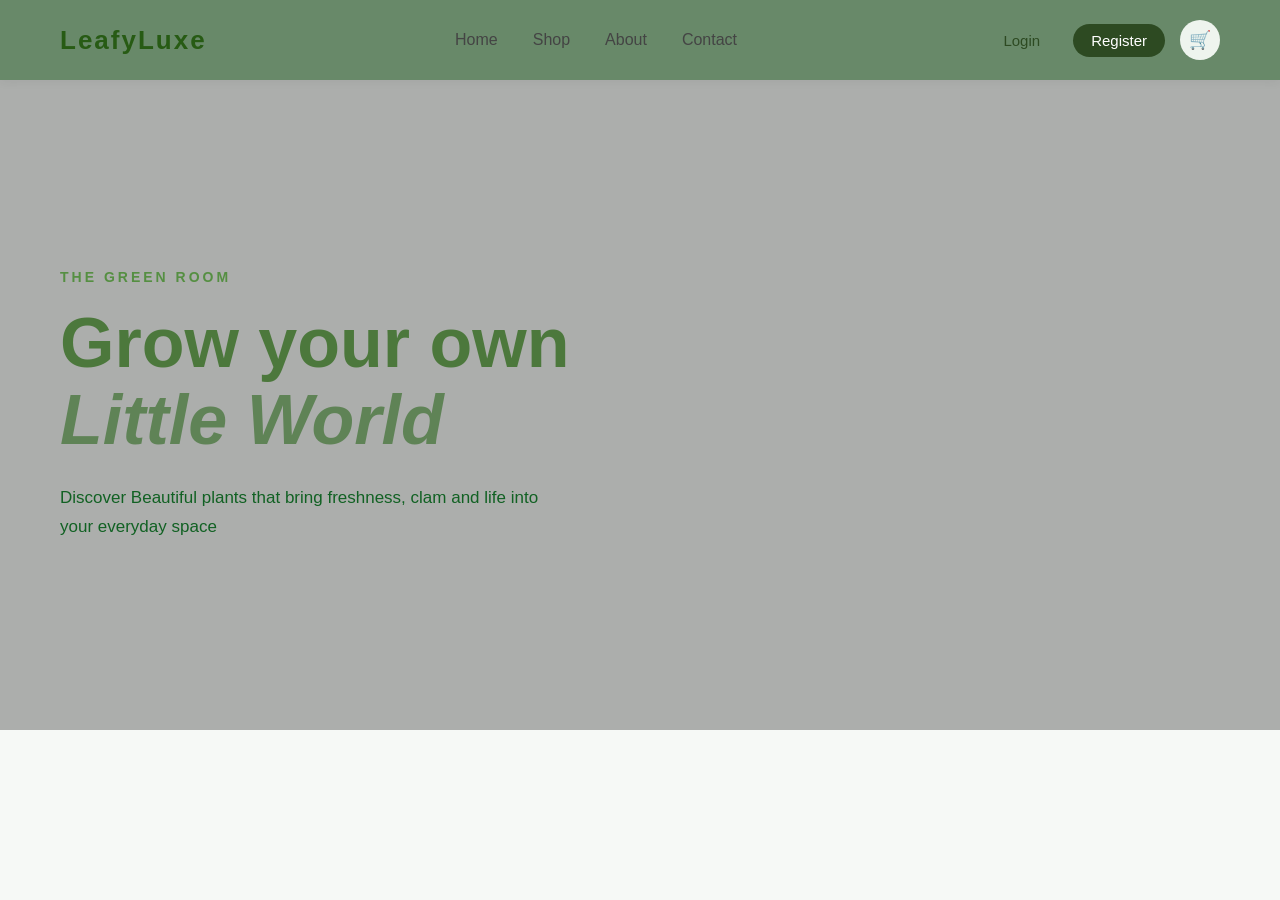
<file: The Green Room/index.html>
<!DOCTYPE html>
<html lang="en">
<head>
    <meta charset="UTF-8">
    <meta name="viewport" content="width=device-width, initial-scale=1.0">
    <title>The Green Room</title>
    <link rel="stylesheet" href="style.css">
</head>
<body>
    <header class="navbar">
        <div class="name">LeafyLuxe</div>
        <nav>
            <ul class="center">
                <li><a href="index.html">Home</a></li>
                <li><a href="shop.html">Shop</a></li>
                <li><a href="about.html">About</a></li>
                <li><a href="contact.html">Contact</a></li>
            </ul>
        </nav>
        <div class="right">
            <ul class="right-btn">
                <li><a href="login.html">Login</a></li>
                <li><a href="register.html">Register</a></li>
                <li><button class="cart-btn">🛒</button></li>
            </ul>
        </div>
    </header>
    <section class="hero">
        <div class="overlay">
        <video autoplay muted loop>
            <source src="new.mp4">
        </video>
        <div class="video-overlay"></div>
    </div>
        <div class="middle-left">
            <p class="content">The Green Room</p>
            <h1>Grow your own
                <span>Little World</span>
            </h1>
            <p class="main-text">
                Discover Beautiful plants that bring freshness, clam and life into your everyday space
            </p>
        </div>
    </section>
</body>
</html>
</file>
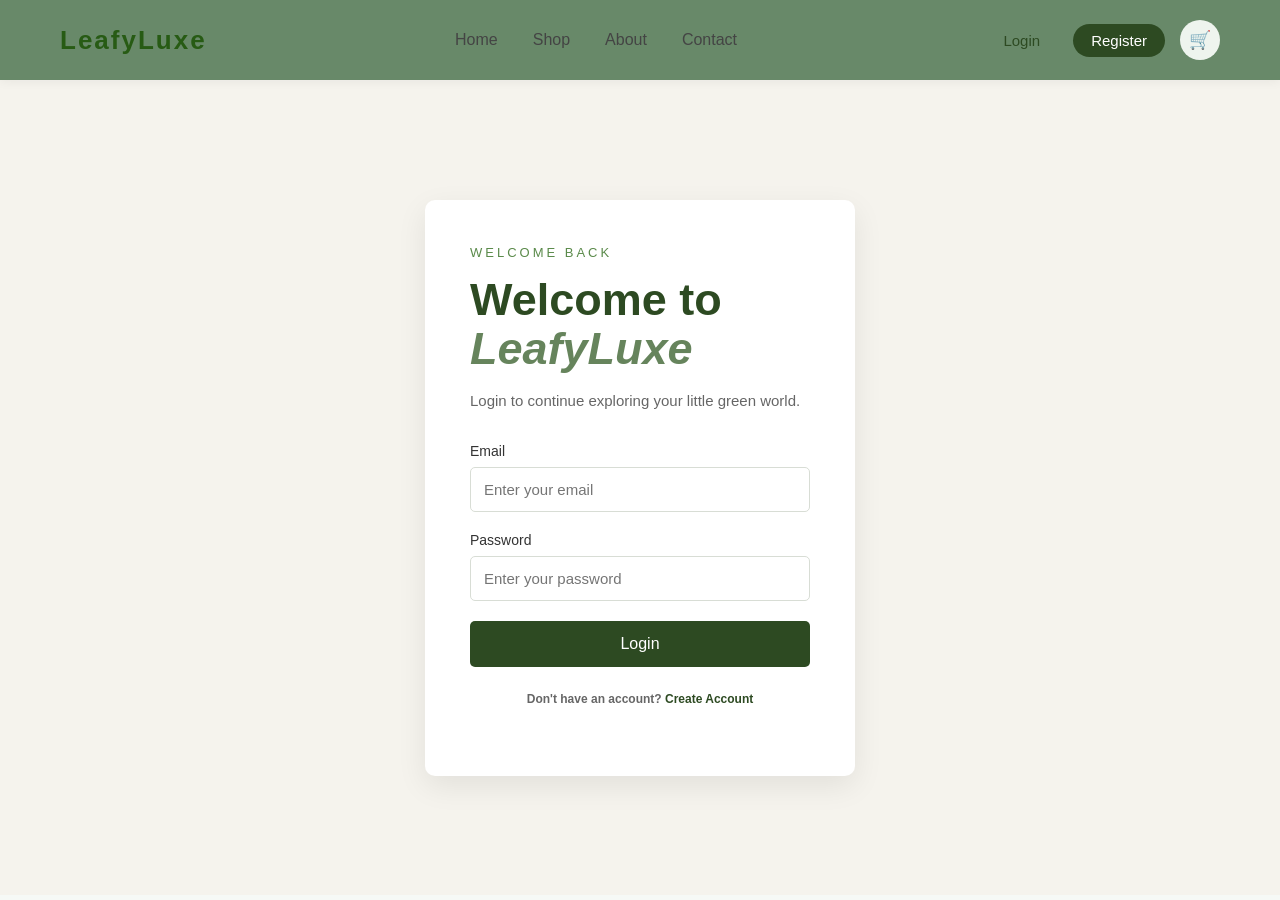
<file: The Green Room/about.html>
<!DOCTYPE html>
<html lang="en">
<head>
    <meta charset="UTF-8">
    <meta name="viewport" content="width=device-width, initial-scale=1.0">
    <title>About - LeafyLuxe</title>
    <link rel="stylesheet" href="style.css">
</head>
<body>
    <header class="navbar">
        <div class="name">LeafyLuxe</div>
        <nav>
            <ul class="center">
                <li><a href="index.html">Home</a></li>
                <li><a href="shop.html">Shop</a></li>
                <li><a href="about.html">About</a></li>
                <li><a href="contact.html">Contact</a></li>

            </ul>
        </nav>
        <div class="right">
            <ul class="right-btn">
                <li><a href="login.html">Login</a></li>
                <li><a href="register.html">Register</a></li>
                <li><button class="cart-btn">🛒</button></li>
            </ul>
        </div>
    </header>
    <section class="about-hero">
        <div class="about-content">
            <p class="about-small">THE GREEN ROOM</p>
            <h1>Bringing a little
                <span>green into your world.</span>
            </h1>
            <p>At LeafyLuxe, we believe that plants are more than
                just decoration. They bring freshness, calm and life
                into the spaces we call home.
            </p>
        </div>
    </section>
     <section class="story">
        <div class="story-text">
            <p class="section-title">OUR STORY</p>
            <h2>A small idea that
                <span>grew into something beautiful.</span>
            </h2>
            <p>
                LeafyLuxe was created for people who want to bring
                nature closer to their everyday lives.
            </p>
            <p>
                From small indoor plants to beautiful statement
                pieces, we make it simple to discover plants that
                fit naturally into your space.
            </p>
        </div>
    </section>
    <section class="why">
        <p class="section-title"> WHY LEAFYLUXE</p>
        <h2>Simple plants.
            <span>Beautiful spaces.</span>
        </h2>
        <div class="features">
            <div class="feature-card">
                <div class="icon">🌿</div>
                <h3>Fresh & Beautiful</h3>
                <p>
                    Carefully selected plants that
                    bring natural beauty to your space.
                </p>
            </div>
            <div class="feature-card">
                <div class="icon">🌱</div>
                <h3>Easy to Grow</h3>
                <p>
                    Discover plants that are simple
                    to care for, even for beginners.
                </p>
            </div>
            <div class="feature-card">
                <div class="icon">🪴</div>
                <h3>Made for Your Space</h3>
                <p>
                    Find plants that perfectly match
                    your home and lifestyle.
                </p>
            </div>
        </div>
    </section>
    <script src="auth.js"></script>
</body>
</html>
</file>
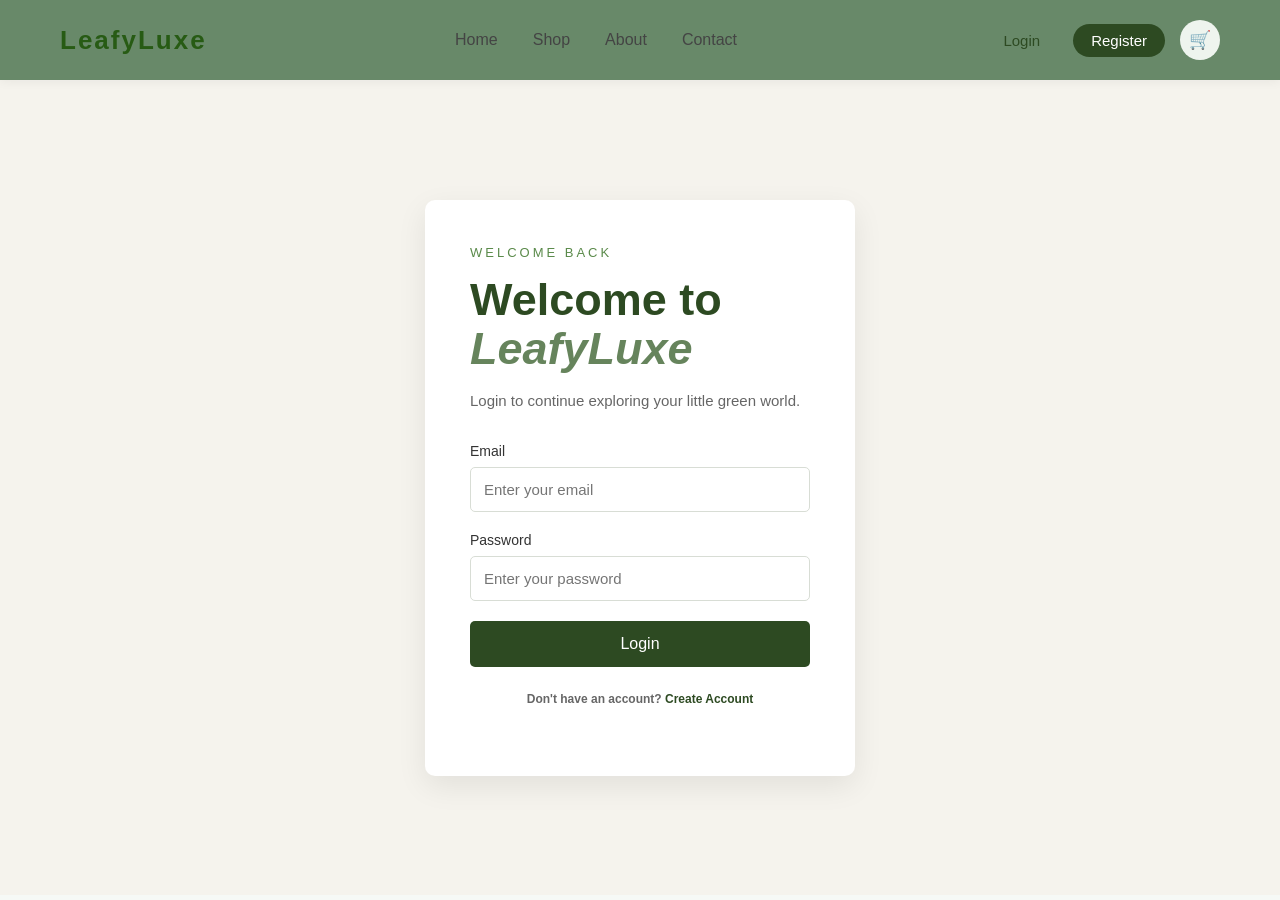
<file: The Green Room/contact.html>
<!DOCTYPE html>
<html lang="en">
<head>
    <meta charset="UTF-8">
    <meta name="viewport" content="width=device-width, initial-scale=1.0">
    <title>Contact - LeafyLuxe</title>
    <link rel="stylesheet" href="style.css">
</head>
<body>
    <header class="navbar">
        <div class="name">LeafyLuxe</div>
        <nav>
            <ul class="center">
                <li><a href="index.html">Home</a></li>
                <li><a href="shop.html">Shop</a></li>
                <li><a href="about.html">About</a></li>
                <li><a href="contact.html">Contact</a></li>
            </ul>
        </nav>
        <div class="right">
            <ul class="right-btn">
                <li><a href="login.html">Login</a></li>
                <li><a href="register.html">Register</a></li>
                <li><button class="cart-btn">🛒</button></li>
            </ul>
        </div>
    </header>
    <section class="about-hero">
        <div class="about-content">
            <p class="about-small"> GET IN TOUCH </p>
            <h1>Let's grow something
                <span>beautiful.</span>
            </h1>
            <p>Have a question> We'd love to hear from your
                Whether it's about our plant, orders or just something
                green inspiration - we're here for you.</p>
        </div>
    </section>
    <section class="contact">
        <div class="left-contact">
            <h1>Contact Us</h1>
            <div class="left-address">
                <h4>Our Address : <br>
                <span>Pune, Maharashtra 411016</span>
                </h4>
            </div>
            <div class="left-phone">
                <h4>Phone</h4>
                <span>+91 8524569634</span>
            </div>
            <div class="left-email">
                <h4>Email</h4>
                <span>LeafyLuxe@gmail.com</span>
            </div>
            <div class="left-open">
                <h4>Opening Hours</h4>
                <span>Monday - Saturday <br> 10.00 AM - 7.00 PM</span>
            </div>
        </div>
        <div class="right-contact">
            <h1> Send a Message</h1>
            <form>
                <label for="name">Name</label>
                <input type="text" id="name" placeholder="yourname">

                <label for="email">Email</label>
                <input type="email" id="email" placeholder="your@gmail.com">

                <button type="submit">Send a Messae</button>
            </form>
        </div>
    </section>
    <script src="auth.js"></script>
</body>
</html>
</file>
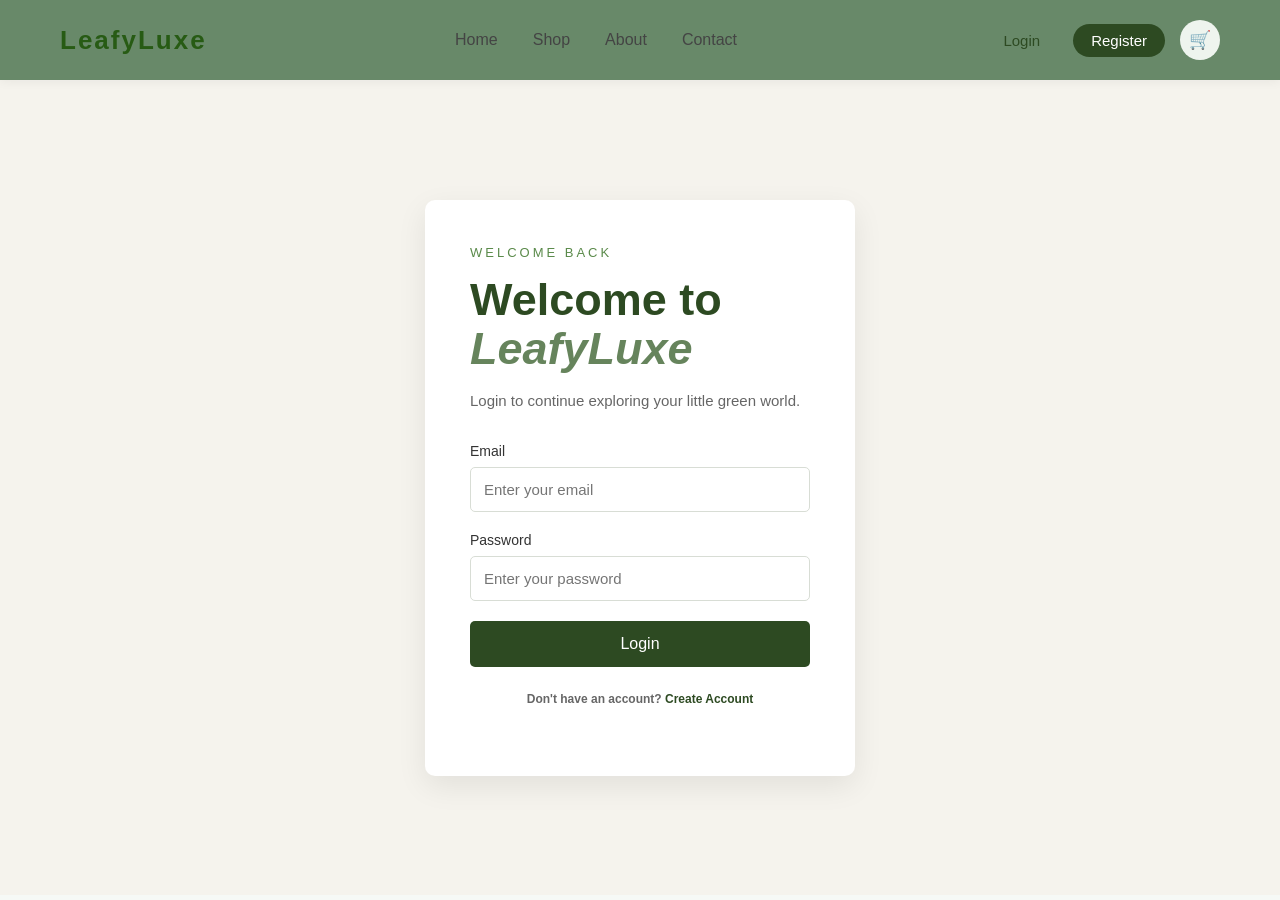
<file: The Green Room/login.html>
<!DOCTYPE html>
<html lang="en">
<head>
    <meta charset="UTF-8">
    <meta name="viewport" content="width=device-width, initial-scale=1.0">
    <title>Login - LeafyLuxe</title>
    <link rel="stylesheet" href="style.css">
</head>
<body>
    <header class="navbar">
        <div class="name">LeafyLuxe</div>
        <nav>
            <ul class="center">
                <li><a href="index.html">Home</a></li>
                <li><a href="shop.html">Shop</a></li>
                <li><a href="about.html">About</a></li>
                <li><a href="contact.html">Contact</a></li>
            </ul>
        </nav>
        <div class="right">
            <ul class="right-btn">
                <li><a href="login.html">Login</a></li>
                <li><a href="register.html">Register</a></li>
                <li><button class="cart-btn">🛒</button></li>
            </ul>
        </div>
    </header>
    <section class="login-sec">
        <div class="login-box">
            <p class="login-small"> WELCOME BACK </p>
            <h1>Welcome to
                <span>LeafyLuxe</span>
            </h1>
            <p class="login-text">
                Login to continue exploring your little green world.
            </p>
            <form id="loginForm">
                <label for="email">Email</label>
                <input
                    type="email" id="email" placeholder="Enter your email" required>
                <label for="password">Password </label>
                <input
                    type="password" id="password" placeholder="Enter your password" required>
                <button type="submit" class="login-btn">Login</button>
            </form>
            <p class="register-text">Don't have an account?
                <a href="register.html"> Create Account </a>
            </p>
        </div>
    </section>
    <script src="script.js"></script>
</body>
</html>
</file>
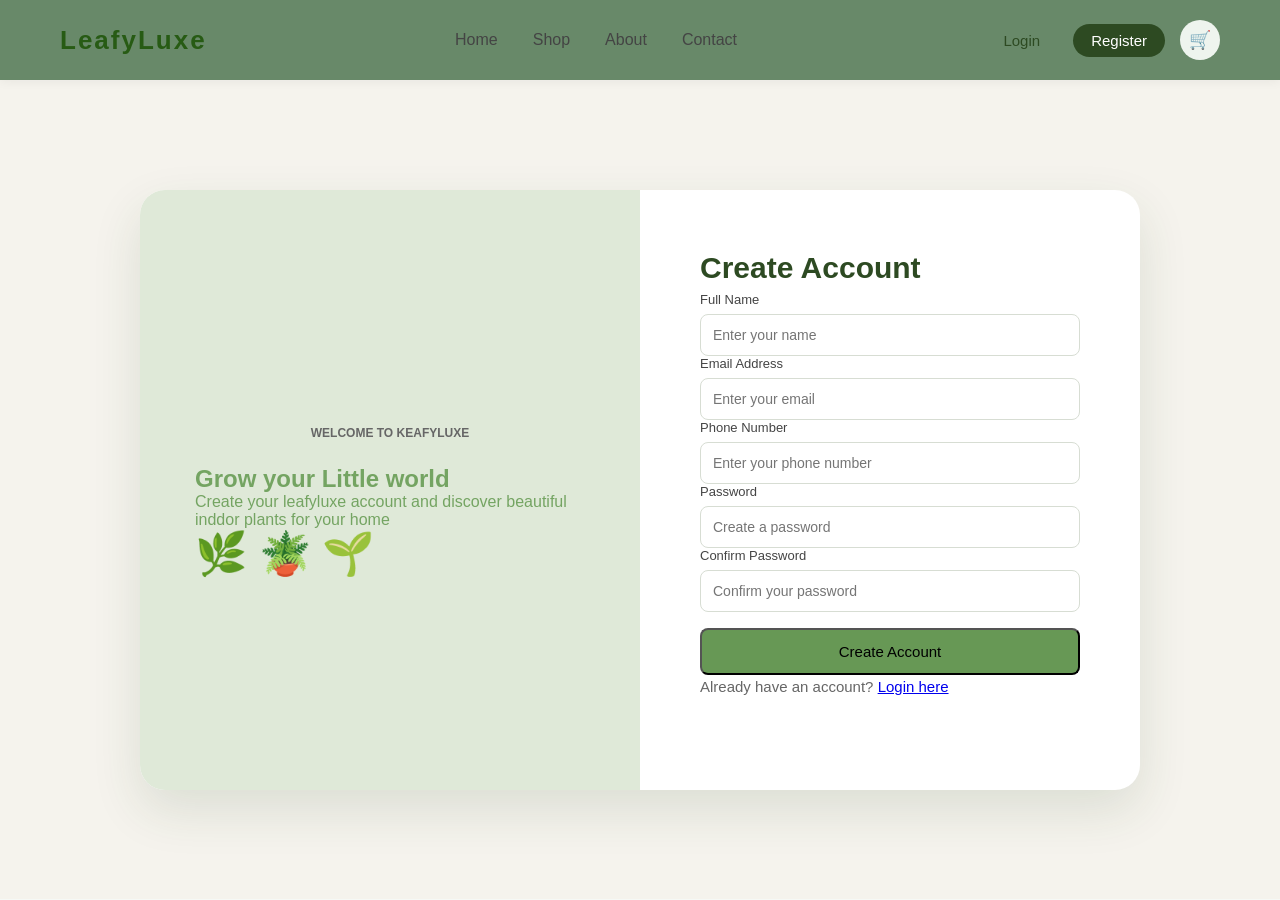
<file: The Green Room/register.html>
<!DOCTYPE html>
<html lang="en">
<head>
    <meta charset="UTF-8">
    <meta name="viewport" content="width=device-width, initial-scale=1.0">
    <title>register - LeafyLuxe</title>
    <link rel="stylesheet" href="style.css">
</head>
<body>
    <header class="navbar">
        <div class="name">LeafyLuxe</div>
        <nav>
            <ul class="center">
                <li><a href="index.html">Home</a></li>
                <li><a href="shop.html">Shop</a></li>
                <li><a href="about.html">About</a></li>
                <li><a href="contact.html">Contact</a></li>
            </ul>
        </nav>
        <div class="right">
            <ul class="right-btn">
                <li><a href="login.html">Login</a></li>
                <li><a href="register.html">Register</a></li>
                <li><button class="cart-btn">🛒</button></li>
            </ul>
        </div>
    </header>
    <section class="register-sec">
        <div class="register-box">
            <div class="reg-info">
                <p class="register-text">WELCOME TO KEAFYLUXE</p>
                <h1>Grow your
                <span>Little world</span>
                </h1>
                <p>Create your leafyluxe account and discover beautiful inddor plants for your home</p>
                <div class="plant">🌿 🪴 🌱</div>
            </div>
            <div class="reg-form">
                <h2>Create Account</h2>
                <form id="registerForm">
                    <div class="info">
                        <label for="name">Full Name</label>
                        <input type="text" id="name" placeholder="Enter your name" required>

                         <label for="email">Email Address</label>
                        <input type="email" id="email" placeholder="Enter your email" required>

                        <label for="phone">Phone Number</label>
                        <input type="tel" id="phone" placeholder="Enter your phone number"required>

                        <label for="password">Password</label>
                        <input type="password" id="password" placeholder="Create a password" required>  
                            
                        <label for="confirm-password">Confirm Password </label>
                        <input type="password" id="confirm-password" placeholder="Confirm your password" required>    
                    </div>
                    <button type="submit" class="reg-submit">Create Account</button>
                    <p class="login-text">Already have an account?
                    <a href="login.html">Login here</a>
                    </p>

                </form>
            </div>

        </div>
    </section>
     <script src="script.js"></script>
</body>
</html>
</file>
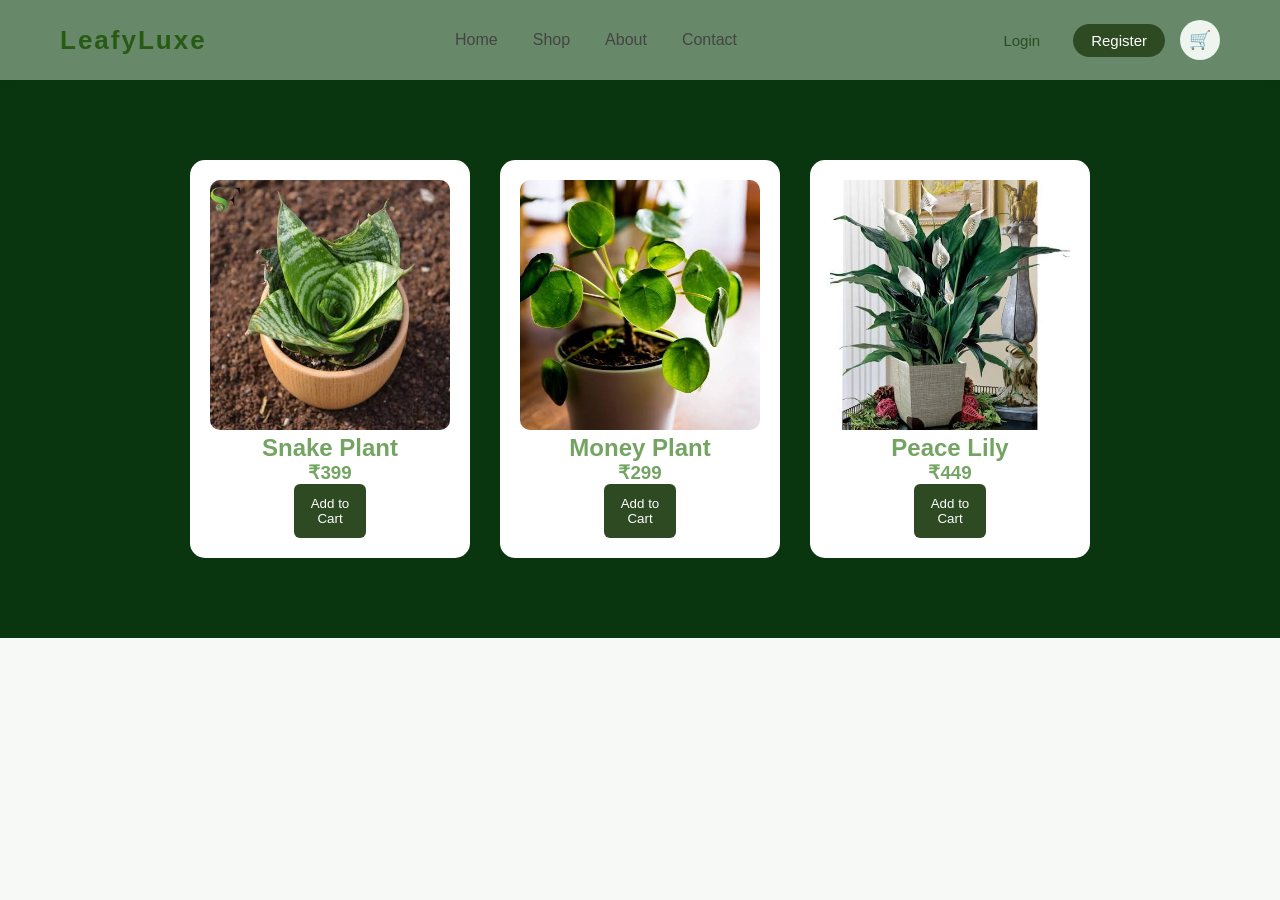
<file: The Green Room/shop.html>
<!DOCTYPE html>
<html lang="en">
<head>
    <meta charset="UTF-8">
    <meta name="viewport" content="width=device-width, initial-scale=1.0">
    <title>shop - LeafyLuxe</title>
    <link rel="stylesheet" href="style.css">
</head>
<body>
    <header class="navbar">
        <div class="name">LeafyLuxe</div>
        <nav>
            <ul class="center">
                <li><a href="index.html">Home</a></li>
                <li><a href="shop.html">Shop</a></li>
                <li><a href="about.html">About</a></li>
                <li><a href="contact.html">Contact</a></li>
            </ul>
        </nav>
        <div class="right">
            <ul class="right-btn">
                <li><a href="login.html">Login</a></li>
                <li><a href="register.html">Register</a></li>
                <li><button class="cart-btn">🛒</button></li>
            </ul>
        </div>
    </header>
    <div class="products">
        <div class="product">
            <img src="plant1.png" alt="Snake Plant">
            <h2>Snake Plant</h2>
            <h3>₹399</h3>
            <button>Add to Cart</button>
        </div>
        <div class="product">
            <img src="plant2.png" alt="Money Plant">
            <h2>Money Plant</h2>
            <h3>₹299</h3>
            <button>Add to Cart</button>
        </div>
        <div class="product">
            <img src="plant3.png" alt="Peace Lily">
            <h2>Peace Lily</h2>
            <h3>₹449</h3>
            <button>Add to Cart</button>
        </div>
    </div>
</section>
    
</body>
</html>
</file>
<file: The Green Room/style.css>
* {
    margin: 0;
    padding: 0;
    box-sizing: border-box;
    font-family: 'Poppins', sans-serif;
}
body {
    background-color: #f6f9f6;
    color: #74a462;
}
.navbar {
    display: flex;
    justify-content: space-between;
    align-items: center;
    padding: 20px 60px;
    background-color: #688969;
    box-shadow: 0 2px 10px rgba(0, 0, 0, 0.05);
    position: sticky;
    top: 0;
    z-index: 100;
}
.name {
    font-size: 26px;
    font-weight: 700;
    letter-spacing: 2px;
    color: #275b14;
}
.center {
    list-style: none;
    display: flex;
    gap: 35px;
}
.center li a {
    text-decoration: none;
    color: #444;
    font-size: 16px;
    font-weight: 500;
    transition: 0.3s;
}
.center li a:hover {
    color: #58a83e;
}
.right-btn {
    list-style: none;
    display: flex;
    align-items: center;
    gap: 15px;
}
.right-btn li a {
    text-decoration: none;
    font-size: 15px;
    font-weight: 500;
    padding: 8px 18px;
    border-radius: 20px;
    transition: 0.3s;
    display: inline-block;
}
.right-btn li:nth-child(1) a {
    color: #2d4a22;
}
.right-btn li:nth-child(2) a {
    background-color: #2d4a22;
    color: white;
}
.right-btn li:nth-child(2) a:hover {
    background-color: #3e6a31;
}
.cart-btn {
    border: none;
    background-color: #eef4ee;
    width: 40px;
    height: 40px;
    border-radius: 50%;
    display: flex;
    align-items: center;
    justify-content: center;
    cursor: pointer;
    font-size: 18px;
    transition: 0.3s;
}
.cart-btn:hover {
    background-color: #dce9dc;
}
.hero {
    min-height: 650px;
    padding: 80px 60px;
    display: flex;
    align-items: center;
    position: relative;
    overflow: hidden;

}
.hero .overlay{
    width: 100%;
    height: 100%;
    position: absolute;
    z-index: 0;
    top: 0;
    left: 0;
}
.hero .overlay video{
    width: 100%;
    height: 100%;
    object-fit: cover;
}
.middle-left {
    max-width: 650px;
    position: relative;
    z-index: 2;
}
.video-overlay {
    position: absolute;
    top: 0;
    left: 0;
    width: 100%;
    height: 100%;
    background: rgba(0, 0, 0, 0.30);
    z-index: 1;
}
.content {
    color: #558f42;
    font-size: 14px;
    letter-spacing: 3px;
    text-transform: uppercase;
    margin-bottom: 20px;
    font-weight: 600;
}
.middle-left h1 {
    font-size: 70px;
    line-height: 1.1;
    color: #4c783c;
    font-weight: 600;
}
.middle-left h1 span {
    display: block;
    color: #5f8356;
    font-style: italic;
}
.main-text {
    margin-top: 25px;
    max-width: 500px;
    font-size: 17px;
    line-height: 1.7;
    color: #116123;
}
/* about page */
.about-hero {
    min-height: 70vh;
    display: flex;
    align-items: center;
    padding: 80px 12%;
    background: #f5f3ed;
}
.about-content {
    max-width: 700px;
}
.about-small {
    font-size: 13px;
    letter-spacing: 3px;
    margin-bottom: 20px;
    color: #b1caa8;
}
.about-content h1 {
    font-size: 65px;
    line-height: 1.05;  
    margin: 0 0 30px;
    font-weight: 600;
}
.about-content h1 span {
    color: #66845c;
    font-style: italic;
}
.about-content p {
    font-size: 18px;
    line-height: 1.7;
    max-width: 600px;
    color: #555;
}
.story {
    padding: 120px 12%;
    background: white;
}
.story-text {
    max-width: 800px;
}
.section-title {
    font-size: 13px;
    letter-spacing: 3px;
    margin-bottom: 20px;
    color: #5a8a4a;
}
.story-text h2 {
    font-size: 50px;
    line-height: 1.1;
    margin: 0 0 30px;
}
.story-text h2 span {
    color: #66845c;
    font-style: italic;
}
.story-text p {
    font-size: 17px;
    line-height: 1.8;
    max-width: 650px;
    margin-bottom: 15px;
    color: #555;
}
.why {
    padding: 100px 8%;
    background: #eef1e9;
    text-align: center;
}
.why h2 {
    font-size: 48px;
    margin-bottom: 60px;
}
.why h2 span {
    color: #66845c;
    font-style: italic;
}
.features {
    display: flex;
    justify-content: center;
    gap: 25px;
}
.feature-card {
    background: white;
    padding: 40px 30px;
    width: 280px;
    transition: 0.3s ease;
    border-radius: 50px;
}
.feature-card:hover {
    transform: translateY(-8px);
}
.icon {
    font-size: 35px;
    margin-bottom: 20px;
}
.feature-card h3 {
    font-size: 20px;
    margin-bottom: 15px;
}
.feature-card p {
    line-height: 1.6;
    color: #555;
}
/* shop*/
.products {
display: flex;
justify-content: center;
gap: 30px;
padding: 80px 10%;
background: #09360f;
flex-wrap: wrap;
}
.product {
width: 280px;
padding: 20px;
background: white;
text-align: center;
border-radius: 15px;
}
.product img {
width: 100%;
height: 250px;
object-fit: cover;
border-radius: 10px;
}
.product button {
width: 30%;
padding: 12px;
border: none;
border-radius: 6px;
background: #2d4a22;
color: white;
cursor: pointer;
}
.product button:hover {
background: #3e6a31;
}
@media (max-width: 768px) {
.products {
    padding: 50px 20px;
}
.product {
    width: 100%;
    max-width: 300px;
}
}

/* contact page */
.contact-hero {
    min-height: 60vh;
    display: flex;
    align-items: center;
    justify-content: space-between;
    padding: 80px 12%;
    gap: 50px;
    background: #f5f3ed;
}
.contact-hero-content {
    width: 55%;
    max-width: 650px;
}
.contact-hero-content h1 {
    font-size: 65px;
    line-height: 1.05;
    margin-bottom: 30px;
    font-weight: 600;
}
.contact-hero-content h1 span {
    display: block;
    color: #66845c;
    font-style: italic;
}
.contact-hero-content > p:last-child {
    font-size: 18px;
    line-height: 1.7;
    max-width: 600px;
    color: #555;
}
.contactfirst {
    width: 40%;
    display: flex;

    justify-content: center;
}
.contactfirst img {
    width: 100%;
    max-width: 400px;
    height: auto;
    object-fit: contain;
}
.contact {
    min-height: 70vh;
    display: flex;
    align-items: flex-start;
    justify-content: space-between;
    gap: 80px;
    padding: 100px 12%;
    background: #ffffff;
}
.left-contact {
    width: 45%;
}
.left-contact h1 {
    font-size: 45px;
    margin-bottom: 30px;
    color: #2d4a22;
}
.left-address,.left-phone,.left-email,.left-open {
    padding: 15px 0;
    margin-bottom: 10px;
}
.left-contact h4 {
    font-size: 17px;
    margin-bottom: 7px;
    color: #2d4a22;
}
.left-contact span {
    color: #666;
    line-height: 1.7;
}
.right-contact {
    width: 45%;
    background: #f5f3ed;
    padding: 40px;
}
.right-contact h1 {
    font-size: 35px;
    margin-bottom: 30px;
    color: #2d4a22;
}
.right-contact form {
    display: flex;
    flex-direction: column;
}
.right-contact label {
    margin-bottom: 8px;
    font-size: 15px;
    color: #444;
}
.right-contact input,.right-contact textarea {
    width: 100%;
    padding: 13px 15px;
    margin-bottom: 20px;
    border: 1px solid #d8ddd5;
    border-radius: 5px;
    outline: none;
    font-size: 15px;
    background: white;
}
.right-contact textarea {
    resize: vertical;
}
.right-contact input:focus,.right-contact textarea:focus {
    border-color: #66845c;
}
.right-contact button {
    border: none;
    padding: 13px 20px;
    background: #2d4a22;
    color: white;
    font-size: 15px;
    cursor: pointer;
    border-radius: 5px;
    transition: 0.3s;
}
.right-contact button:hover {
    background: #3e6a31;
}
@media (max-width: 768px) {
    .navbar {
        padding: 18px 20px;
        flex-direction: column;
        gap: 20px;
    }
    .center {
        gap: 15px;
        flex-wrap: wrap;
        justify-content: center;
    }
    .center li a {
        font-size: 14px;
    }
    .right-btn {
        gap: 8px;
    }
    .right-btn li a {
        padding: 7px 12px;
        font-size: 13px;
    }
    .hero {
        min-height: 600px;
        padding: 60px 25px;
    }
    .middle-left h1 {
        font-size: 45px;
    }
    .main-text {
        font-size: 16px;
    }
    /* about page */
    .about-hero {
        padding: 70px 25px;

        min-height: 60vh;
    }
    .about-content h1 {
        font-size: 42px;
    }
    .about-content p {
        font-size: 16px;
    }
    .story {
        padding: 80px 25px;
    }
    .story-text h2 {
        font-size: 38px;
    }
    .why {
        padding: 80px 25px;
    }
    .why h2 {
        font-size: 38px;
    }
    .features {
        flex-direction: column;
        align-items: center;
    }
    .feature-card {
        width: 100%;
        max-width: 350px;
    }
    .about-bottom {
        padding: 90px 25px;
    }
    .about-bottom h2 {
        font-size: 38px;
    }
    /* contact page */
    .contact-hero {
        flex-direction: column;
        align-items: flex-start;
        padding: 70px 25px;
    }
    .contact-hero-content {
        width: 100%;
    }
    .contact-hero-content h1 {
        font-size: 42px;
    }
    .contactfirst {
        width: 100%;
    }
    .contactfirst img {
        max-width: 300px;
    }
    .contact {
        flex-direction: column;
        padding: 70px 25px;
        gap: 50px;
    }
    .left-contact,.right-contact {
        width: 100%;
    }
    .right-contact {
        padding: 30px 25px;
    }
    .left-contact h1 {
        font-size: 38px;
    }
    .right-contact h1 {
        font-size: 30px;
    }
}
.login-sec {
    min-height: calc(100vh - 85px);
    display: flex;
    align-items: center;
    justify-content: center;
    gap: 80px;
    padding: 60px 10%;
    background: #f5f3ed;
}
.login-box {
    width: 430px;
    background: white;
    padding: 45px;
    border-radius: 10px;
    box-shadow: 0 10px 30px rgba(0, 0, 0, 0.08);
}
.login-small {
    color: #5a8a4a;
    font-size: 13px;
    letter-spacing: 3px;
    margin-bottom: 15px;
}
.login-box h1 {
    font-size: 45px;
    line-height: 1.1;
    color: #2d4a22;
    margin-bottom: 15px;
}
.login-box h1 span {
    display: block;
    color: #66845c;
    font-style: italic;
}
.login-text {
    color: #666;
    font-size: 15px;
    line-height: 1.6;
    margin-bottom: 30px;
}
.login-box form {
    display: flex;
    flex-direction: column;
}
.login-box label {
    font-size: 14px;
    color: #333;
    margin-bottom: 8px;
}
.login-box input {
    width: 100%;
    padding: 13px;
    border: 1px solid #d8ddd5;
    border-radius: 5px;
    outline: none;
    font-size: 15px;
    margin-bottom: 20px;
}
.login-box input:focus {
    border-color: #66845c;
}
.login-btn {
    width: 100%;
    padding: 14px;
    border: none;
    border-radius: 5px;
    background: #2d4a22;
    color: white;
    font-size: 16px;
    cursor: pointer;
    transition: 0.3s;
}
.login-btn:hover {
    background: #3e6a31;
}
.register-text {
    text-align: center;
    margin-top: 25px;
    font-size: 14px;
    color: #666;
}
.register-text a {
    color: #2d4a22;
    font-weight: 600;
    text-decoration: none;
}
.login-img {
    width: 420px;
    display: flex;
    justify-content: center;
    align-items: center;
}   
.login-img img {
    width: 100%;
    max-width: 420px;
    height: auto;
    object-fit: contain;
}
/* mobile */
@media (max-width: 900px) {
    .login-sec {
        flex-direction: column;
        gap: 40px;
        padding: 50px 25px;
    }
    .login-box {
        width: 100%;
        max-width: 430px;
    }
    .login-img {
        width: 100%;
        max-width: 400px;
    }
}
@media (max-width: 768px) {
    .login-box h1 {
        font-size: 38px;
    }
}
.register-sec{
    height: calc(100vh - 81px);
    padding: 70px 8%;
    background: #f5f3ed;
    display: flex;
    align-items: center;
    justify-content: center;
}
.register-box{
    width: 100%;
    max-width: 1000px;
    min-height: 600px;
    display: grid;
    grid-template-columns: 1fr 1fr;
    background: white;
    border-radius: 25px;
    overflow: hidden;
    box-shadow: 0 20px 50px rgba(45, 74, 34, 0.12);
}
.reg-info{
    background: #dfe9d8;
    padding: 70px 55px;
    display: flex;
    flex-direction: column;
    justify-content: center;
}
.register-text{
    font-size: 12px;
    font-weight: 600;
    margin-bottom: 25px; 
}
.register-text h1{
    font-size: 55px;
    line-height: 1.1;
    color: #2d4a22;
    margin-bottom: 25px;
}
.register-text h1 span {
    display: block;
    color: #66845c;
    font-style: italic;
}
.plant {
    font-size: 42px;
}
.reg-form {
    display: flex;
    flex-direction: column;
    justify-content: center;
    padding: 55px 60px;
}
.reg-form h2 {
    font-size: 30px;
    color: #2d4a22;
    margin-bottom: 7px;
}
.info{
    margin-bottom: 16px;
}
.info label{
    display: block;
    color: #444;
    font-size: 13px;
    font-weight: 500;
    margin-bottom: 7px;
}
.info input{
    width: 100%;
    padding: 12px;
    border: 1px solid #d7ddd3;
    border-radius: 8px;
    font-size: 14px;
    transition: 0.3s;
}
.reg-submit{
    width: 100%;
    padding:13px;
    border-radius: 8px;
    background: #679855;
    font-size: 15px;
    font-weight: 500;
}
</file>
